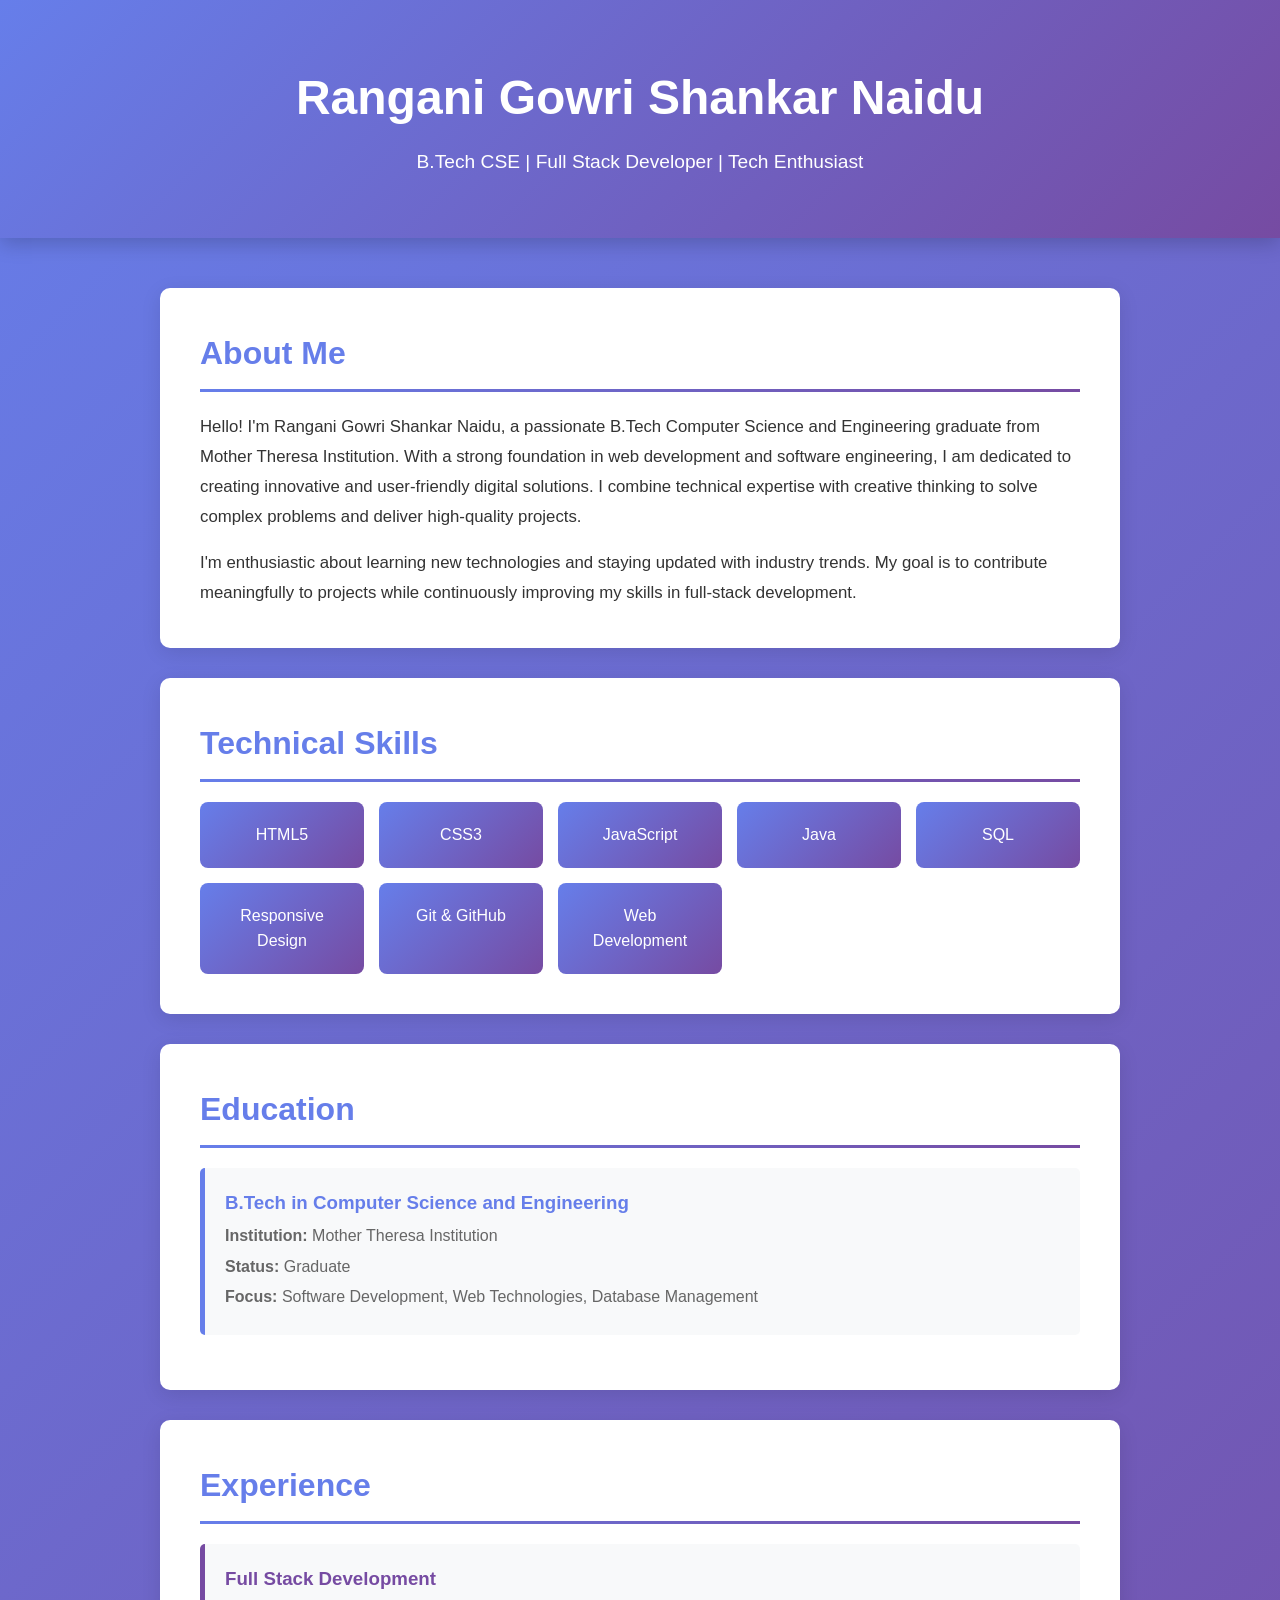
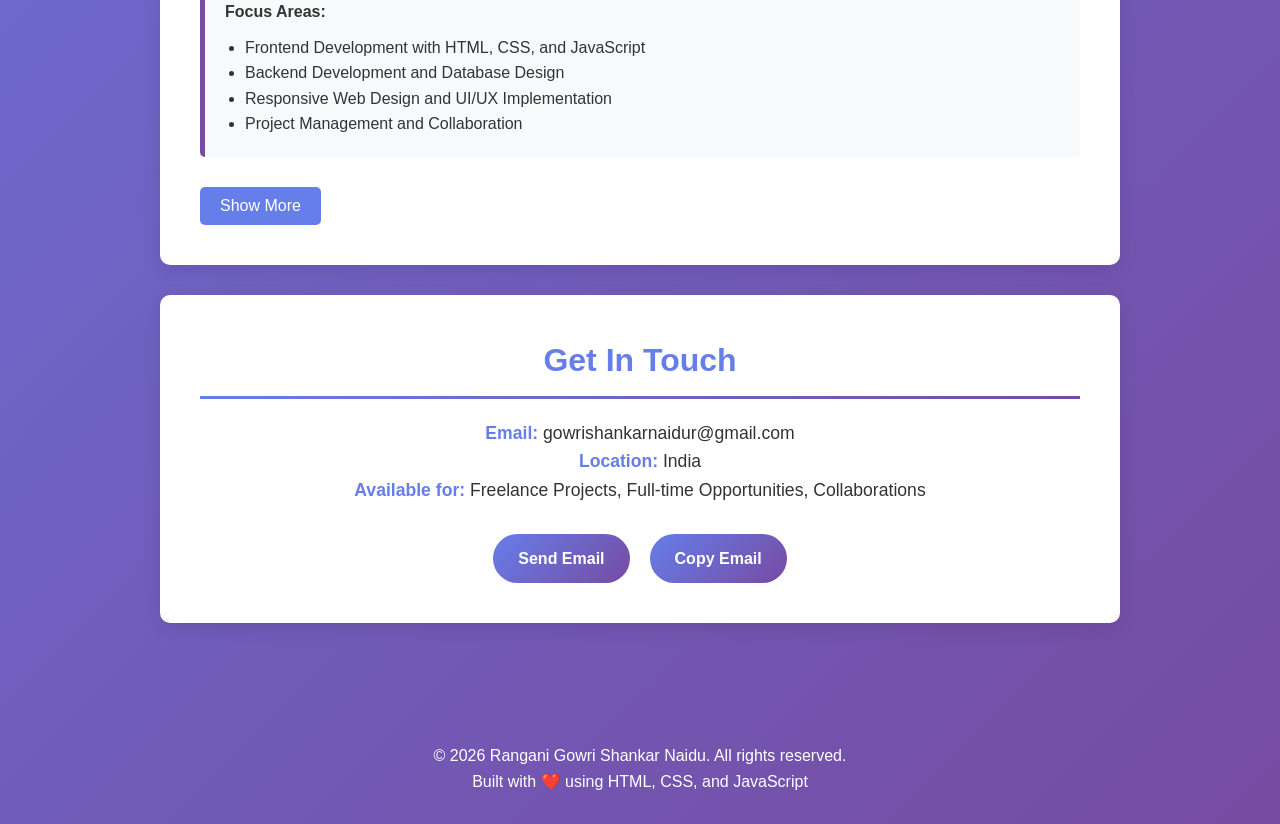
<file: index.html>
<!DOCTYPE html>
<html lang="en">
<head>
    <meta charset="UTF-8">
    <meta name="viewport" content="width=device-width, initial-scale=1.0">
    <title>Rangani Gowri Shankar Naidu - Portfolio</title>
    <style>
        * {
            margin: 0;
            padding: 0;
            box-sizing: border-box;
        }

        body {
            font-family: 'Segoe UI', Tahoma, Geneva, Verdana, sans-serif;
            line-height: 1.6;
            color: #333;
            background: linear-gradient(135deg, #667eea 0%, #764ba2 100%);
            min-height: 100vh;
        }

        header {
            background: linear-gradient(135deg, #667eea 0%, #764ba2 100%);
            color: white;
            text-align: center;
            padding: 60px 20px;
            box-shadow: 0 5px 20px rgba(0, 0, 0, 0.2);
        }

        header h1 {
            font-size: 3em;
            margin-bottom: 10px;
            animation: slideInDown 0.8s ease-out;
        }

        header p {
            font-size: 1.2em;
            opacity: 0.9;
        }

        .container {
            max-width: 1000px;
            margin: 0 auto;
            padding: 20px;
        }

        section {
            background: white;
            margin: 30px 0;
            padding: 40px;
            border-radius: 10px;
            box-shadow: 0 5px 20px rgba(0, 0, 0, 0.1);
            animation: fadeIn 0.8s ease-in;
        }

        h2 {
            color: #667eea;
            border-bottom: 3px solid #667eea;
            padding-bottom: 10px;
            margin-bottom: 20px;
            font-size: 2em;
            animation: slideInLeft 0.6s ease-out;
            position: relative;
        }

        h2::after {
            content: '';
            position: absolute;
            bottom: -3px;
            left: 0;
            height: 3px;
            background: linear-gradient(90deg, #667eea, #764ba2);
            width: 100%;
            animation: growWidth 0.8s ease-out;
        }

        @keyframes growWidth {
            from {
                width: 0;
            }
            to {
                width: 100%;
            }
        }

        .about-content {
            line-height: 1.8;
            font-size: 1.05em;
        }

        .skills-grid {
            display: grid;
            grid-template-columns: repeat(auto-fit, minmax(150px, 1fr));
            gap: 15px;
        }

        .skill-card {
            background: linear-gradient(135deg, #667eea 0%, #764ba2 100%);
            color: white;
            padding: 20px;
            border-radius: 8px;
            text-align: center;
            transition: transform 0.3s ease, box-shadow 0.3s ease;
            cursor: pointer;
            animation: rotateIn 0.6s ease-out;
            position: relative;
        }

        .skill-card:hover {
            transform: translateY(-10px) scale(1.05);
            box-shadow: 0 15px 35px rgba(102, 126, 234, 0.5);
            animation: pulse 1s ease-in-out infinite;
        }

        .skill-card:nth-child(1) { animation-delay: 0.1s; }
        .skill-card:nth-child(2) { animation-delay: 0.2s; }
        .skill-card:nth-child(3) { animation-delay: 0.3s; }
        .skill-card:nth-child(4) { animation-delay: 0.4s; }
        .skill-card:nth-child(5) { animation-delay: 0.5s; }
        .skill-card:nth-child(6) { animation-delay: 0.6s; }
        .skill-card:nth-child(7) { animation-delay: 0.7s; }
        .skill-card:nth-child(8) { animation-delay: 0.8s; }

        .education-item {
            background: #f8f9fa;
            padding: 20px;
            margin: 15px 0;
            border-left: 5px solid #667eea;
            border-radius: 5px;
            transition: transform 0.3s ease, box-shadow 0.3s ease;
            animation: slideInRight 0.6s ease-out;
        }

        .education-item:hover {
            transform: translateX(10px);
            box-shadow: 0 8px 20px rgba(102, 126, 234, 0.2);
        }

        .education-item h3 {
            color: #667eea;
            margin-bottom: 5px;
        }

        .education-item p {
            color: #666;
            margin: 5px 0;
        }

        .contact-section {
            text-align: center;
        }

        .contact-info {
            font-size: 1.1em;
            margin: 15px 0;
        }

        .contact-info strong {
            color: #667eea;
        }

        .contact-links {
            margin-top: 30px;
            display: flex;
            justify-content: center;
            gap: 20px;
            flex-wrap: wrap;
        }

        .contact-links a {
            background: linear-gradient(135deg, #667eea 0%, #764ba2 100%);
            color: white;
            padding: 12px 25px;
            border-radius: 25px;
            text-decoration: none;
            transition: transform 0.3s ease, box-shadow 0.3s ease;
            font-weight: bold;
            animation: slideInUp 0.6s ease-out;
            position: relative;
            overflow: hidden;
        }

        .contact-links a:nth-child(1) {
            animation-delay: 0.1s;
        }

        .contact-links a:nth-child(2) {
            animation-delay: 0.2s;
        }

        .contact-links a:hover {
            transform: scale(1.1) translateY(-5px);
            box-shadow: 0 10px 30px rgba(102, 126, 234, 0.5);
            animation: glow 1s ease-in-out;
        }

        footer {
            text-align: center;
            color: white;
            padding: 30px;
            margin-top: 40px;
        }

        @keyframes slideInDown {
            from {
                opacity: 0;
                transform: translateY(-30px);
            }
            to {
                opacity: 1;
                transform: translateY(0);
            }
        }

        @keyframes fadeIn {
            from {
                opacity: 0;
                transform: translateY(20px);
            }
            to {
                opacity: 1;
                transform: translateY(0);
            }
        }

        @keyframes typeWriter {
            from {
                width: 0;
            }
            to {
                width: 100%;
            }
        }

        @keyframes blink {
            0%, 49% {
                border-right: 3px solid white;
            }
            50%, 100% {
                border-right: 3px transparent;
            }
        }

        @keyframes bounce {
            0%, 100% {
                transform: translateY(0);
            }
            50% {
                transform: translateY(-10px);
            }
        }

        @keyframes slideInLeft {
            from {
                opacity: 0;
                transform: translateX(-50px);
            }
            to {
                opacity: 1;
                transform: translateX(0);
            }
        }

        @keyframes slideInRight {
            from {
                opacity: 0;
                transform: translateX(50px);
            }
            to {
                opacity: 1;
                transform: translateX(0);
            }
        }

        @keyframes pulse {
            0%, 100% {
                opacity: 1;
            }
            50% {
                opacity: 0.7;
            }
        }

        @keyframes rotateIn {
            from {
                opacity: 0;
                transform: rotate(-10deg);
            }
            to {
                opacity: 1;
                transform: rotate(0);
            }
        }

        @keyframes shake {
            0%, 100% {
                transform: translateX(0);
            }
            25% {
                transform: translateX(-5px);
            }
            75% {
                transform: translateX(5px);
            }
        }

        @keyframes glow {
            0% {
                box-shadow: 0 0 5px rgba(102, 126, 234, 0.5);
            }
            50% {
                box-shadow: 0 0 20px rgba(102, 126, 234, 0.8);
            }
            100% {
                box-shadow: 0 0 5px rgba(102, 126, 234, 0.5);
            }
        }

        @keyframes flip {
            0% {
                transform: perspective(400px) rotateY(0);
            }
            100% {
                transform: perspective(400px) rotateY(360deg);
            }
        }

        @keyframes wobble {
            0%, 100% {
                transform: translateX(0);
            }
            15% {
                transform: translateX(-5px) rotate(-3deg);
            }
            30% {
                transform: translateX(5px) rotate(3deg);
            }
            45% {
                transform: translateX(-5px) rotate(-3deg);
            }
            60% {
                transform: translateX(3px) rotate(2deg);
            }
            75% {
                transform: translateX(-2px) rotate(-1deg);
            }
        }

        header h1 {
            font-size: 3em;
            margin-bottom: 10px;
            animation: slideInDown 0.8s ease-out, glow 3s ease-in-out infinite;
        }

        header p {
            font-size: 1.2em;
            opacity: 0.9;
            animation: slideInUp 0.8s ease-out 0.2s both;
        }

        @keyframes slideInUp {
            from {
                opacity: 0;
                transform: translateY(30px);
            }
            to {
                opacity: 1;
                transform: translateY(0);
            }
        }

        .experience-item {
            background: #f8f9fa;
            padding: 20px;
            margin: 15px 0;
            border-left: 5px solid #764ba2;
            border-radius: 5px;
            animation: slideInLeft 0.6s ease-out;
        }

        .experience-item h3 {
            color: #764ba2;
            margin-bottom: 5px;
        }

        .toggle-btn {
            background: #667eea;
            color: white;
            border: none;
            padding: 10px 20px;
            border-radius: 5px;
            cursor: pointer;
            font-size: 1em;
            margin-top: 15px;
            transition: background 0.3s ease, transform 0.3s ease;
            animation: slideInUp 0.6s ease-out;
        }

        .toggle-btn:hover {
            background: #764ba2;
            transform: translateY(-3px);
            box-shadow: 0 5px 15px rgba(102, 126, 234, 0.4);
        }

        .toggle-btn:active {
            animation: bounce 0.6s ease-out;
        }

        .hidden {
            display: none;
        }
    </style>
</head>
<body>
    <header>
        <h1>Rangani Gowri Shankar Naidu</h1>
        <p>B.Tech CSE | Full Stack Developer | Tech Enthusiast</p>
    </header>

    <div class="container">
        <!-- About Section -->
        <section>
            <h2>About Me</h2>
            <div class="about-content">
                <p>
                    Hello! I'm Rangani Gowri Shankar Naidu, a passionate B.Tech Computer Science and Engineering graduate 
                    from Mother Theresa Institution. With a strong foundation in web development and software engineering, 
                    I am dedicated to creating innovative and user-friendly digital solutions. I combine technical expertise 
                    with creative thinking to solve complex problems and deliver high-quality projects.
                </p>
                <p style="margin-top: 15px;">
                    I'm enthusiastic about learning new technologies and staying updated with industry trends. 
                    My goal is to contribute meaningfully to projects while continuously improving my skills in full-stack development.
                </p>
            </div>
        </section>

        <!-- Skills Section -->
        <section>
            <h2>Technical Skills</h2>
            <div class="skills-grid">
                <div class="skill-card">HTML5</div>
                <div class="skill-card">CSS3</div>
                <div class="skill-card">JavaScript</div>
                <div class="skill-card">Java</div>
                <div class="skill-card">SQL</div>
                <div class="skill-card">Responsive Design</div>
                <div class="skill-card">Git & GitHub</div>
                <div class="skill-card">Web Development</div>
            </div>
        </section>

        <!-- Education Section -->
        <section>
            <h2>Education</h2>
            <div class="education-item">
                <h3>B.Tech in Computer Science and Engineering</h3>
                <p><strong>Institution:</strong> Mother Theresa Institution</p>
                <p><strong>Status:</strong> Graduate</p>
                <p><strong>Focus:</strong> Software Development, Web Technologies, Database Management</p>
            </div>
        </section>

        <!-- Experience Section -->
        <section>
            <h2>Experience</h2>
            <div class="experience-item">
                <h3>Full Stack Development</h3>
                <p><strong>Focus Areas:</strong></p>
                <ul style="margin-left: 20px; margin-top: 10px;">
                    <li>Frontend Development with HTML, CSS, and JavaScript</li>
                    <li>Backend Development and Database Design</li>
                    <li>Responsive Web Design and UI/UX Implementation</li>
                    <li>Project Management and Collaboration</li>
                </ul>
            </div>
            <button class="toggle-btn" onclick="toggleExperience()">Show More</button>
            <div id="moreExperience" class="hidden">
                <div class="experience-item">
                    <h3>Projects Completed</h3>
                    <p>Developed multiple projects including portfolio websites, resume builders, and interactive web applications using modern web technologies.</p>
                </div>
            </div>
        </section>

        <!-- Contact Section -->
        <section class="contact-section">
            <h2>Get In Touch</h2>
            <div class="contact-info">
                <p><strong>Email:</strong> gowrishankarnaidur@gmail.com</p>
                <p><strong>Location:</strong> India</p>
                <p><strong>Available for:</strong> Freelance Projects, Full-time Opportunities, Collaborations</p>
            </div>
            <div class="contact-links">
                <a href="mailto:gowrishankarnaidur@gmail.com">Send Email</a>
                <a href="#" onclick="copyEmail()">Copy Email</a>
            </div>
        </section>
    </div>

    <footer>
        <p>&copy; 2026 Rangani Gowri Shankar Naidu. All rights reserved.</p>
        <p>Built with ❤️ using HTML, CSS, and JavaScript</p>
    </footer>

    <script>
        // Animate on scroll
        const animateOnScroll = () => {
            const elements = document.querySelectorAll('section');
            elements.forEach(el => {
                const rect = el.getBoundingClientRect();
                if (rect.top < window.innerHeight && rect.bottom > 0) {
                    el.style.opacity = '1';
                    el.style.animation = 'fadeIn 0.8s ease-out forwards';
                }
            });
        };

        window.addEventListener('scroll', animateOnScroll);

        // Toggle Experience Section
        function toggleExperience() {
            const moreExp = document.getElementById('moreExperience');
            const btn = event.target;
            
            if (moreExp.classList.contains('hidden')) {
                moreExp.classList.remove('hidden');
                moreExp.style.animation = 'slideInLeft 0.5s ease-out';
                btn.textContent = 'Show Less';
                btn.style.animation = 'wobble 0.5s ease-out';
            } else {
                moreExp.classList.add('hidden');
                btn.textContent = 'Show More';
            }
        }

        // Copy Email Function with animation
        function copyEmail() {
            const email = 'gowrishankarnaidur@gmail.com';
            navigator.clipboard.writeText(email).then(() => {
                const btn = event.target;
                btn.style.animation = 'pulse 0.5s ease-out';
                btn.textContent = '✓ Copied!';
                setTimeout(() => {
                    btn.textContent = 'Copy Email';
                    btn.style.animation = 'none';
                }, 2000);
            }).catch(err => {
                console.error('Failed to copy: ', err);
            });
        }

        // Smooth Scroll
        document.querySelectorAll('a[href^="#"]').forEach(anchor => {
            anchor.addEventListener('click', function (e) {
                e.preventDefault();
                const target = document.querySelector(this.getAttribute('href'));
                if (target) {
                    target.scrollIntoView({ behavior: 'smooth' });
                }
            });
        });

        // Parallax effect
        window.addEventListener('scroll', () => {
            const scrolled = window.pageYOffset;
            const header = document.querySelector('header');
            header.style.backgroundPosition = `0 ${scrolled * 0.5}px`;
        });

        // Add scroll animation
        const observerOptions = {
            threshold: 0.1,
            rootMargin: '0px 0px -50px 0px'
        };

        const observer = new IntersectionObserver(function(entries) {
            entries.forEach(entry => {
                if (entry.isIntersecting) {
                    entry.target.style.opacity = '1';
                    entry.target.style.transform = 'translateY(0)';
                }
            });
        }, observerOptions);

        document.querySelectorAll('section').forEach((section, index) => {
            section.style.opacity = '0';
            section.style.transform = 'translateY(20px)';
            section.style.transition = `opacity 0.6s ease ${index * 0.1}s, transform 0.6s ease ${index * 0.1}s`;
            observer.observe(section);
        });

        // Skill card click animation
        document.querySelectorAll('.skill-card').forEach(card => {
            card.addEventListener('click', function() {
                this.style.animation = 'none';
                setTimeout(() => {
                    this.style.animation = 'flip 0.6s ease-out';
                }, 10);
            });
        });

        // Add hover sound effect (optional - you can uncomment if needed)
        document.querySelectorAll('.skill-card, .contact-links a').forEach(element => {
            element.addEventListener('mouseenter', function() {
                this.style.animation = 'wobble 0.4s ease-out';
            });
        });

        // Initialize animations on page load
        window.addEventListener('load', () => {
            document.querySelectorAll('section').forEach((section, index) => {
                setTimeout(() => {
                    section.style.opacity = '1';
                }, index * 100);
            });
        });
    </script>
</body>
</html>
</file>
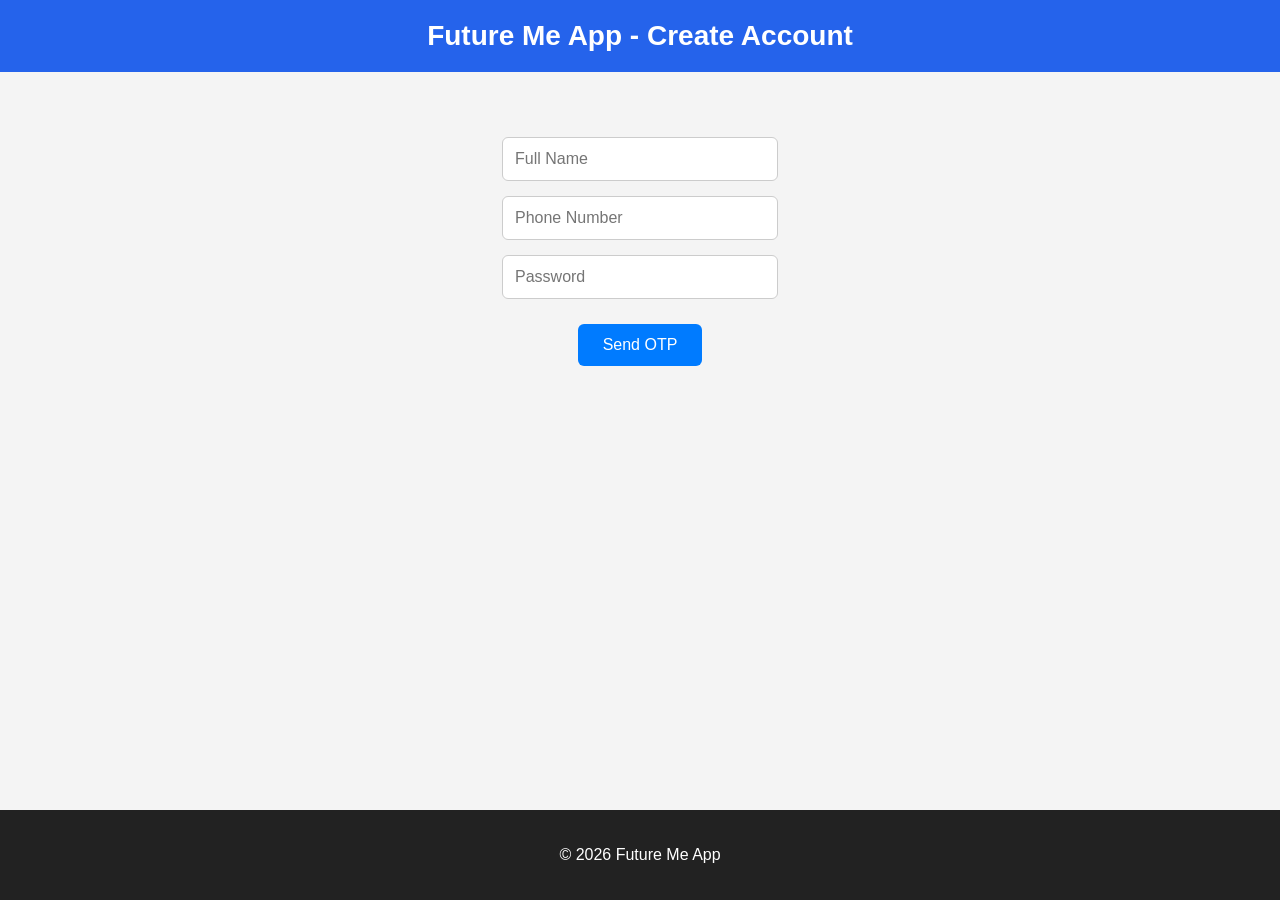
<file: web.html>
<!DOCTYPE html>
<html lang="en">
<head>
  <meta charset="UTF-8">
  <meta name="viewport" content="width=device-width, initial-scale=1.0">
  <title>Future Me App - Signup</title>
  <style>
    body {
      font-family: Arial, sans-serif;
      text-align: center;
      background-color: #f4f4f4;
      margin: 0;
      padding: 0;
    }

    header {
      background-color: #2563eb;
      color: white;
      padding: 20px 0;
    }

    header h1 {
      font-size: 28px;
      margin: 0;
    }

    main {
      padding: 50px 20px;
    }

    input {
      display: block;
      margin: 15px auto;
      padding: 12px;
      font-size: 16px;
      width: 250px;
      border-radius: 6px;
      border: 1px solid #ccc;
    }

    button {
      background-color: #007bff;
      color: white;
      border: none;
      padding: 12px 25px;
      font-size: 16px;
      margin: 10px;
      border-radius: 6px;
      cursor: pointer;
    }

    button:hover {
      background-color: #0056b3;
    }

    #timer {
      font-size: 14px;
      color: #555;
      margin-top: 10px;
    }

    footer {
      background-color: #222;
      color: white;
      padding: 20px 0;
      position: fixed;
      width: 100%;
      bottom: 0;
    }
  </style>
</head>
<body>

  <header>
    <h1>Future Me App - Create Account</h1>
  </header>

  <main>
    <form id="signupForm">
      <input type="text" placeholder="Full Name" required>
      <input type="tel" placeholder="Phone Number" required>
      <input type="password" placeholder="Password" required>
      <button type="button" id="sendOTP">Send OTP</button>
    </form>

    <div id="otpSection" style="display:none;">
      <input type="number" placeholder="Enter OTP" id="otpInput" maxlength="6">
      <button id="verifyOTP">Verify OTP</button>
      <p id="timer">Resend OTP in 60s</p>
      <button id="resendBtn" disabled>Resend OTP</button>
    </div>
  </main>

  <footer>
    <p>© 2026 Future Me App</p>
  </footer>

  <script>
    let timeLeft = 60;
    let timerDisplay = document.getElementById("timer");
    let resendBtn = document.getElementById("resendBtn");
    let otpSection = document.getElementById("otpSection");
    let sendOTP = document.getElementById("sendOTP");

    function startTimer() {
      resendBtn.disabled = true;
      timerDisplay.innerText = `Resend OTP in ${timeLeft}s`;
      let countdown = setInterval(() => {
        timeLeft--;
        timerDisplay.innerText = `Resend OTP in ${timeLeft}s`;
        if(timeLeft <= 0) {
          clearInterval(countdown);
          timerDisplay.innerText = "";
          resendBtn.disabled = false;
          timeLeft = 60;
        }
      }, 1000);
    }

    sendOTP.onclick = () => {
      alert("OTP sent!"); // Replace with real OTP logic later
      otpSection.style.display = "block";
      startTimer();
    }

    resendBtn.onclick = () => {
      alert("OTP resent!"); // Replace with real OTP logic later
      startTimer();
    }

    document.getElementById("verifyOTP").onclick = () => {
      let otp = document.getElementById("otpInput").value;
      if(otp === "123456") { // Replace with backend verification
        alert("OTP verified! Account created.");
      } else {
        alert("Incorrect OTP.");
      }
    }
  </script>

</body>
</html>
</file>
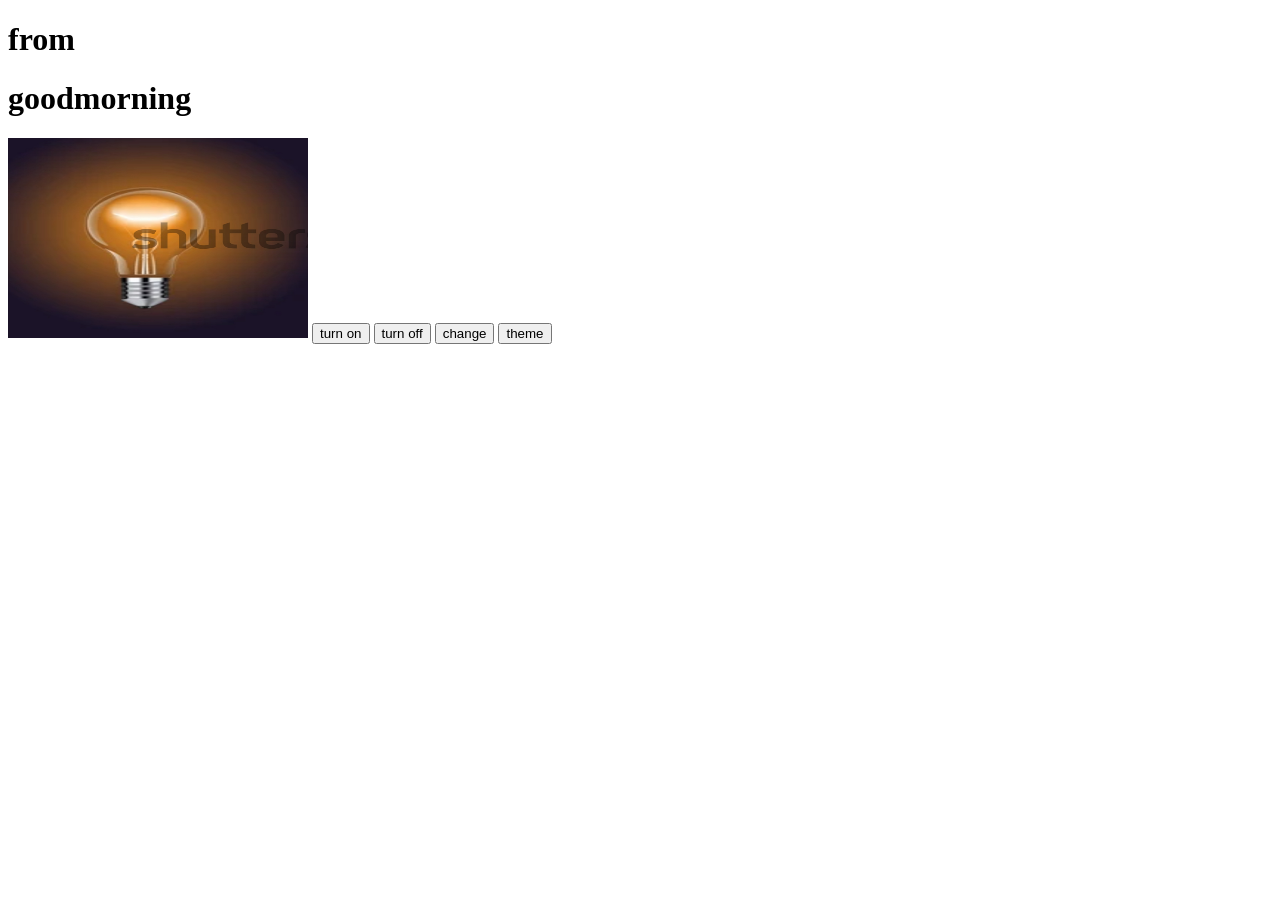
<file: 5day/input.html>
<!DOCTYPE html>
<html lang="en">
<head>
    <meta charset="UTF-8">
    <meta name="viewport" content="width=device-width, initial-scale=1.0">
    <title>Document</title>
    <script src="input.js"></script>
</head>
<body id="cap">
    <h1 id="data">from</h1>
    <div>
        <form action="add">
            </form>
            <h1 id="greet">goodmorning</h1>
            <img id = "on" src ="img2.jpeg" width="300" height="200">
            <button onclick="turn_on()">turn on</button>
            <button onclick="turn_off()">turn off</button>
           <button onclick="greet_afternoon()">change</button>
           <button onclick="change_color()">theme</button>
    
        </form>
    </div>
</body>
</html>
</file>
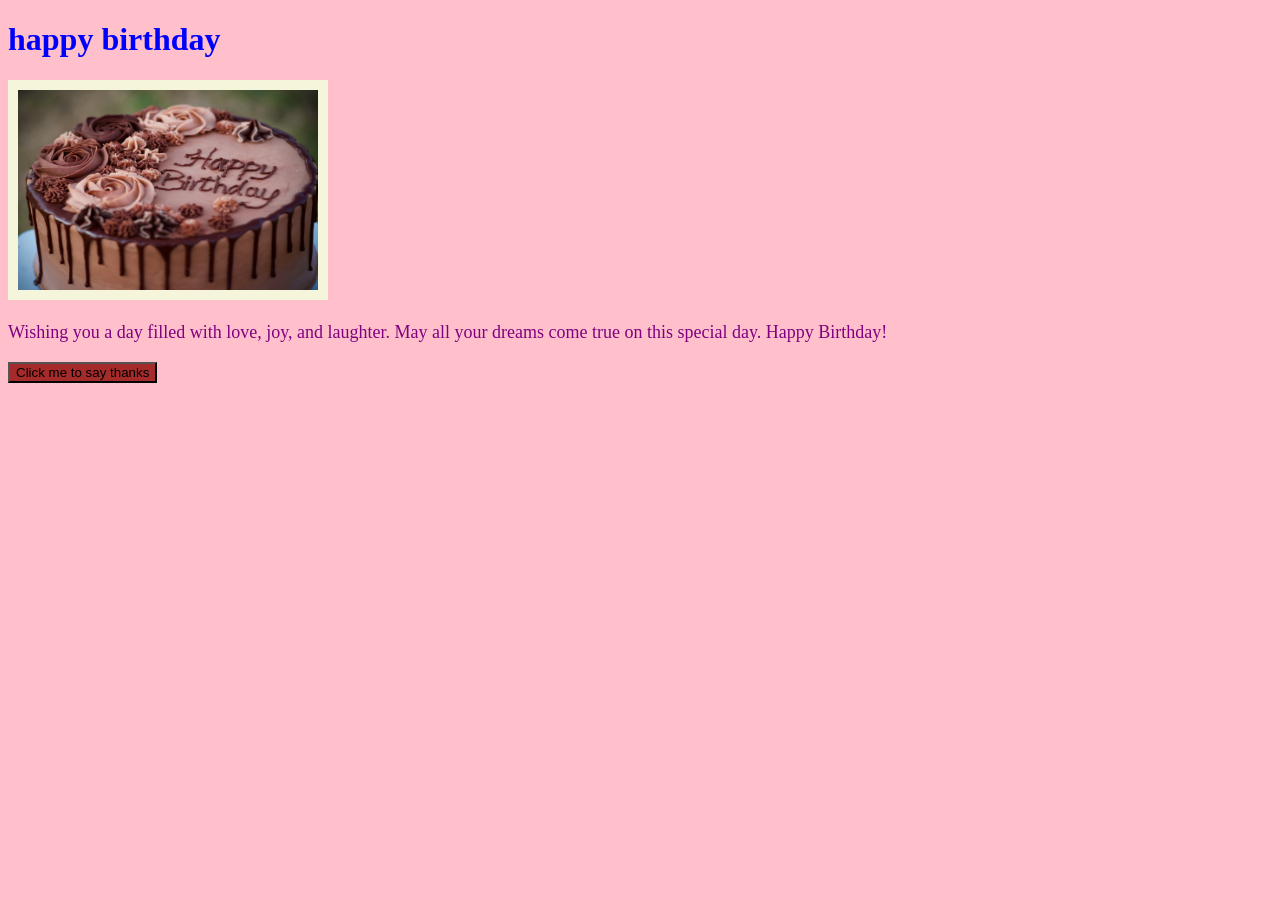
<file: 5day/task1.html>
<!DOCTYPE html>
<html lang="en">
<head>
    <meta charset="UTF-8">
    <meta name="viewport" content="width=>, initial-scale=1.0">
    <title>Document</title>
    <link rel="stylesheet" href="task1.css">
</head>
<body >
    <div>
        <h1> happy birthday</h1>
        <img src="img.jpg" alt="Birthday Cake" width="300" height="200">
    </div>
    <p>
        Wishing you a day filled with love, joy, and laughter. May all your dreams come true on this special day. Happy Birthday!
    </p>
    <p class="button">
        <button onclick="alert('Thank you!')">Click me to say thanks</button>
    </p>
</body>


    
</body>
</html>
</file>
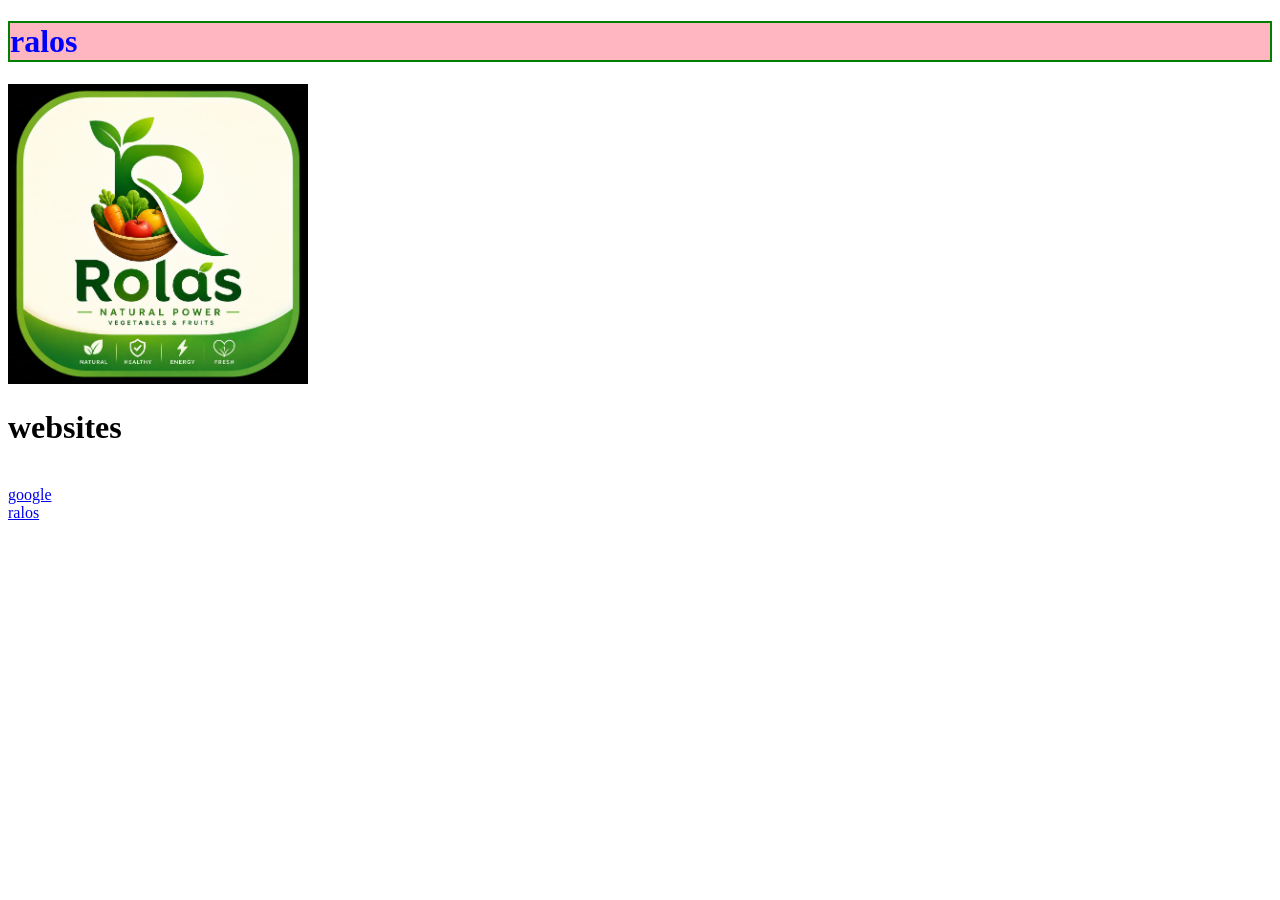
<file: 6day/practice1.html>
<!DOCTYPE html>
<html lang="en">
<head>
    <meta charset="UTF-8">
    <meta name="viewport" content="width=device-width, initial-scale=1.0">
    <title>practice1</title>
    <link rel="stylesheet" href="practice1.css">
</head>
<body>
<h1 class="ralos">ralos</h1>
        <img src="image2.jpeg"alt="picture" width="300" height=""300">
        <h1>websites</h1>
<br>  <a href="https://google.com" target="_blank">google</a></br>
<a href="https://ralos.in" target="blank">ralos</a>
    
    
</body>
</html>
</file>
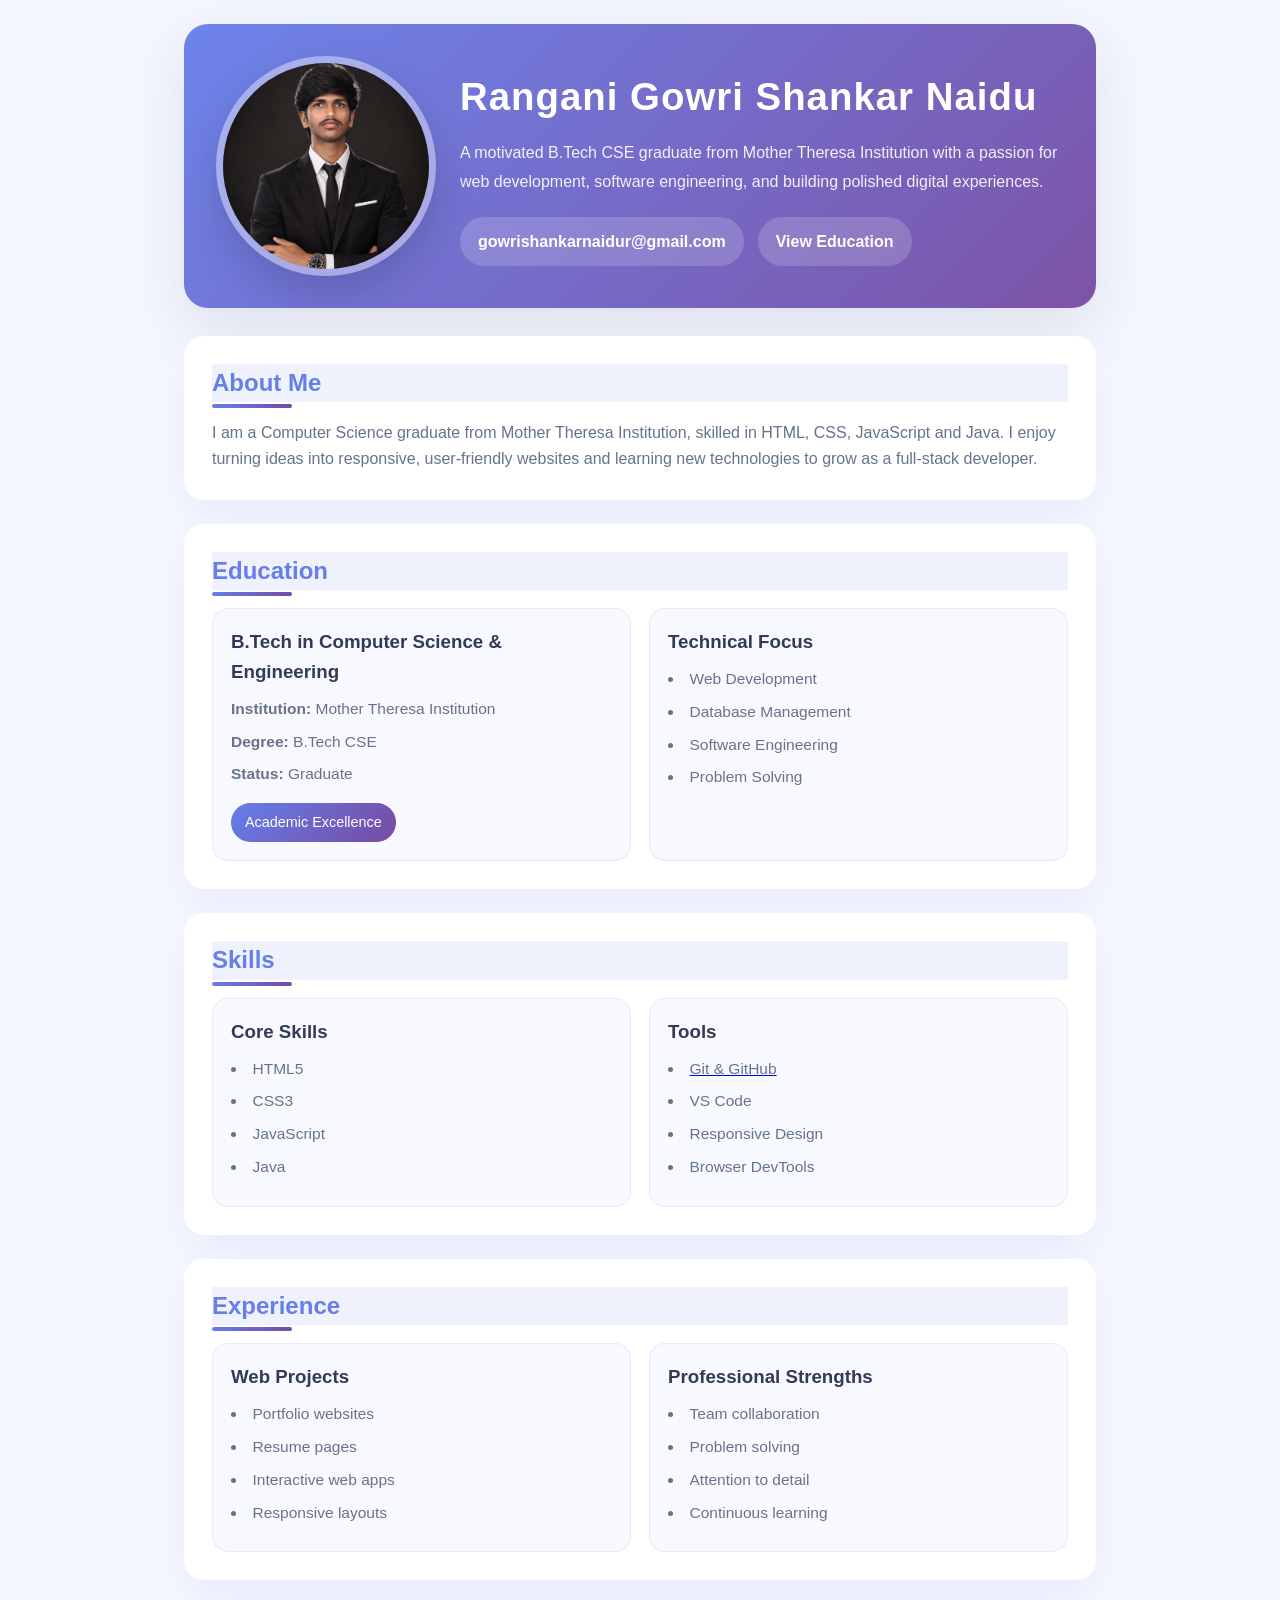
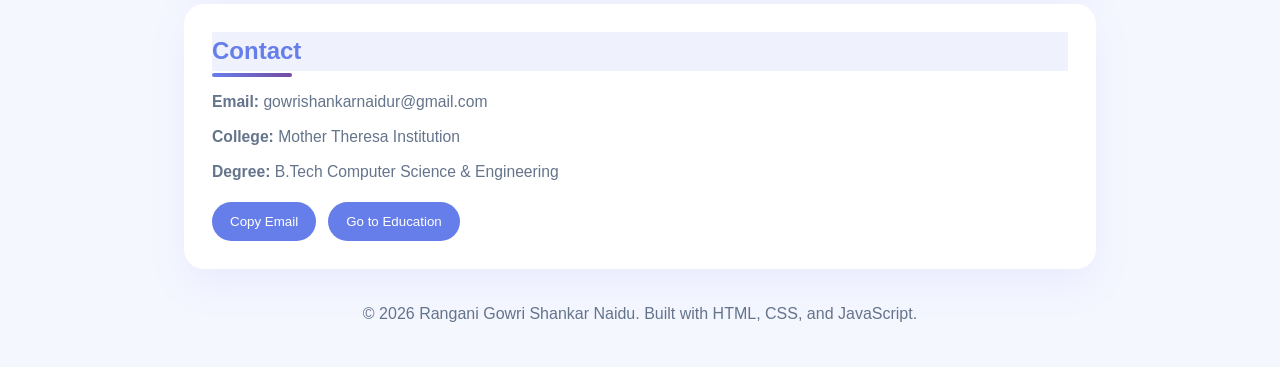
<file: task1/resume.html>
<!DOCTYPE html>
<html lang="en">
<head>
    <meta charset="UTF-8">
    <meta name="viewport" content="width=device-width, initial-scale=1.0">
    <title>Rangani Gowri Shankar Naidu - Resume</title>
    <style>
        :root {
            --primary: #667eea;
            --secondary: #764ba2;
            --bg: #f5f7ff;
            --card: #ffffff;
            --text: #2f3b57;
            --muted: #64748b;
        }

        * {
            margin: 0;
            padding: 0;
            box-sizing: border-box;
        }

        body {
            font-family: 'Segoe UI', Tahoma, Geneva, Verdana, sans-serif;
            background: var(--bg);
            color: var(--text);
            line-height: 1.6;
        }

        .page {
            max-width: 960px;
            margin: 0 auto;
            padding: 24px;
        }

        header {
            background: linear-gradient(135deg, rgba(102, 126, 234, 0.95) 0%, rgba(118, 75, 162, 0.95) 100%);
            color: white;
            border-radius: 24px;
            padding: 32px;
            box-shadow: 0 20px 60px rgba(50, 50, 93, 0.12);
            overflow: hidden;
        }

        .hero {
            display: grid;
            grid-template-columns: 220px 1fr;
            gap: 24px;
            align-items: center;
        }

        .profile-card {
            width: 220px;
            height: 220px;
            border-radius: 50%;
            overflow: hidden;
            border: 7px solid rgba(255, 255, 255, 0.3);
            background: rgba(255, 255, 255, 0.12);
            display: flex;
            align-items: center;
            justify-content: center;
            box-shadow: 0 18px 40px rgba(0, 0, 0, 0.15);
            position: relative;
            animation: float 4s ease-in-out infinite;
        }

        .profile-photo {
            width: 100%;
            height: 100%;
            object-fit: cover;
            display: block;
        }

        .photo-fallback {
            display: none;
            width: 100%;
            height: 100%;
            align-items: center;
            justify-content: center;
            background: linear-gradient(135deg, rgba(255,255,255,0.18), rgba(255,255,255,0.06));
            color: white;
            font-size: 2.4rem;
            letter-spacing: 6px;
            font-weight: 700;
            text-transform: uppercase;
        }

        .hero-text h1 {
            font-size: clamp(2.2rem, 3vw, 3rem);
            margin-bottom: 12px;
            letter-spacing: 1px;
            animation: slideInDown 0.8s ease-out;
        }

        .hero-text p {
            max-width: 760px;
            color: rgba(255,255,255,0.9);
            margin-bottom: 20px;
            font-size: 1rem;
            line-height: 1.8;
        }

        .hero-links {
            display: flex;
            gap: 14px;
            flex-wrap: wrap;
        }

        .hero-links a {
            display: inline-block;
            background: rgba(255,255,255,0.17);
            color: white;
            padding: 12px 18px;
            border-radius: 999px;
            text-decoration: none;
            font-weight: 600;
            transition: transform 0.25s ease, background 0.25s ease;
        }

        .hero-links a:hover {
            transform: translateY(-3px);
            background: rgba(255,255,255,0.28);
        }

        main {
            margin-top: 28px;
        }

        .section {
            background: var(--card);
            border-radius: 20px;
            padding: 28px;
            box-shadow: 0 16px 40px rgba(99, 102, 241, 0.08);
            margin-top: 24px;
            animation: fadeIn 0.8s ease-out;
        }

        .section h2 {
            color: var(--primary);
            margin-bottom: 18px;
            position: relative;
            background-color: rgba(102, 126, 234, 0.1);
        }

        .section h2::after {
            content: '';
            position: absolute;
            bottom: -6px;
            left: 0;
            width: 80px;
            height: 4px;
            background: linear-gradient(90deg, var(--primary), var(--secondary));
            border-radius: 999px;
        }

        .summary {
            color: var(--muted);
            margin-top: 12px;
        }

        .info-grid {
            display: grid;
            grid-template-columns: repeat(auto-fit, minmax(220px, 1fr));
            gap: 18px;
        }

        .info-card {
            background: #f8f9ff;
            padding: 18px;
            border-radius: 16px;
            border: 1px solid rgba(102, 126, 234, 0.12);
        }

        .info-card h3 {
            margin-bottom: 10px;
            color: var(--text);
        }

        .info-card p,
        .info-card li {
            color: var(--muted);
            font-size: 0.97rem;
            margin-bottom: 8px;
        }

        .info-card li {
            list-style: inside disc;
        }

        .contact-info {
            display: flex;
            flex-direction: column;
            gap: 10px;
        }

        .contact-info span {
            display: block;
            color: var(--muted);
            font-size: 0.98rem;
        }

        .badge {
            display: inline-block;
            background: linear-gradient(135deg, var(--primary), var(--secondary));
            color: rgb(255, 255, 255);
            padding: 8px 14px;
            border-radius: 999px;
            font-size: 0.9rem;
            margin-top: 8px;
        }

        .button-row {
            margin-top: 18px;
            display: flex;
            flex-wrap: wrap;
            gap: 12px;
        }

        .button-row button {
            border: none;
            background: var(--primary);
            color: white;
            padding: 12px 18px;
            border-radius: 999px;
            cursor: pointer;
            transition: transform 0.25s ease, background 0.25s ease;
        }

        .button-row button:hover {
            transform: translateY(-2px);
            background: var(--secondary);
        }

        footer {
            text-align: center;
            margin: 32px 0 16px;
            color: var(--muted);
        }

        @keyframes float {
            0%, 100% { transform: translateY(0); }
            50% { transform: translateY(-10px); }
        }

        @keyframes slideInDown {
            from { opacity: 0; transform: translateY(-25px); }
            to { opacity: 1; transform: translateY(0); }
        }

        @keyframes fadeIn {
            from { opacity: 0; transform: translateY(20px); }
            to { opacity: 1; transform: translateY(0); }
        }

        @media (max-width: 760px) {
            .hero { grid-template-columns: 1fr; text-align: center; }
            .hero-text { display: grid; gap: 18px; }
            .profile-card { margin: 0 auto; }
            .button-row { justify-content: center; }
        }
    </style>
</head>
<body>
    <div class="page">
        <header>
            <div class="hero">
                <div class="profile-card">
                    <img src="WhatsApp Image 2026-06-11 at 8.36.24 AM.jpeg" alt="Profile photo of Rangani Gowri Shankar Naidu" class="profile-photo" onerror="showFallback()">
                    <div id="profileFallback" class="photo-fallback">RGSN</div>
                </div>
                <div class="hero-text">
                    <h1>Rangani Gowri Shankar Naidu</h1>
                    <p>A motivated B.Tech CSE graduate from Mother Theresa Institution with a passion for web development, software engineering, and building polished digital experiences.</p>
                    <div class="hero-links">
                        <a href="mailto:gowrishankarnaidur@gmail.com">gowrishankarnaidur@gmail.com</a>
                        <a href="#education">View Education</a>
                    </div>
                </div>
            </div>
        </header>

        <main>
            <section class="section" id="about">
                <h2>About Me</h2>
                <p class="summary">I am a Computer Science graduate from Mother Theresa Institution, skilled in HTML, CSS, JavaScript and Java. I enjoy turning ideas into responsive, user-friendly websites and learning new technologies to grow as a full-stack developer.</p>
            </section>

            <section class="section" id="education">
                <h2>Education</h2>
                <div class="info-grid">
                    <div class="info-card">
                        <h3>B.Tech in Computer Science & Engineering</h3>
                        <p><strong>Institution:</strong> Mother Theresa Institution</p>
                        <p><strong>Degree:</strong> B.Tech CSE</p>
                        <p><strong>Status:</strong> Graduate</p>
                        <span class="badge">Academic Excellence</span>
                    </div>
                    <div class="info-card">
                        <h3>Technical Focus</h3>
                        <ul>
                            <li>Web Development</li>
                            <li>Database Management</li>
                            <li>Software Engineering</li>
                            <li>Problem Solving</li>
                        </ul>
                    </div>
                </div>
            </section>

            <section class="section" id="skills">
                <h2>Skills</h2>
                <div class="info-grid">
                    <div class="info-card">
                        <h3>Core Skills</h3>
                        <ul>
                            <li>HTML5</li>
                            <li>CSS3</li>
                            <li>JavaScript</li>
                            <li>Java</li>
                        </ul>
                    </div>
                    <div class="info-card">
                        <h3>Tools</h3>
                        <ul>
                            <a href="https://git-scm.com/" target="_blank" rel="noopener noreferrer"><li>Git & GitHub</li></a>
                            <li>VS Code</li>
                            <li>Responsive Design</li>
                            <li>Browser DevTools</li>
                        </ul>
                    </div>
                </div>
            </section>

            <section class="section" id="experience">
                <h2>Experience</h2>
                <div class="info-grid">
                    <div class="info-card">
                        <h3>Web Projects</h3>
                        <ul>
                            <li>Portfolio websites</li>
                            <li>Resume pages</li>
                            <li>Interactive web apps</li>
                            <li>Responsive layouts</li>
                        </ul>
                    </div>
                    <div class="info-card">
                        <h3>Professional Strengths</h3>
                        <ul>
                            <li>Team collaboration</li>
                            <li>Problem solving</li>
                            <li>Attention to detail</li>
                            <li>Continuous learning</li>
                        </ul>
                    </div>
                </div>
            </section>

            <section class="section" id="contact">
                <h2>Contact</h2>
                <div class="contact-info">
                    <span><strong>Email:</strong> gowrishankarnaidur@gmail.com</span>
                    <span><strong>College:</strong> Mother Theresa Institution</span>
                    <span><strong>Degree:</strong> B.Tech Computer Science & Engineering</span>
                </div>
                <div class="button-row">
                    <button onclick="copyEmail()">Copy Email</button>
                    <button onclick="scrollToSection('education')">Go to Education</button>
                </div>
            </section>
        </main>

        <footer>
            <p>&copy; 2026 Rangani Gowri Shankar Naidu. Built with HTML, CSS, and JavaScript.</p>
        </footer>
    </div>

    <script>
        function showFallback() {
            const img = document.querySelector('.profile-photo');
            const fallback = document.getElementById('profileFallback');
            img.style.display = 'none';
            fallback.style.display = 'flex';
        }


        function copyEmail() {
            const email = 'gowrishankarnaidur@gmail.com';
            navigator.clipboard.writeText(email).then(() => {
                alert('Email copied: ' + email);
            }).catch(() => {
                alert('Unable to copy email.');
            });
        }

        function scrollToSection(id) {
            const element = document.getElementById(id);
            if (element) {
                element.scrollIntoView({ behavior: 'smooth' });
            }
        }
    </script>
</body>
</html>
</file>
<file: 5day/task1.css>
img {
    background-color:beige;
    flex: 1;
    padding: 10px;
}
h1 {
    COLOR:blue;
}
body{
    background-color:pink;
}
p {
    font-size: 18px;
    color: purple;
}
button{
    background-color:brown
}
</file>
<file: 6day/practice1.css>
.ralos{
    color:blue;
    border:solid 2px;
    border-color:green;
    background-color:lightpink;
}
.img{
    background-color:beige
    border:solid;
    border-color:green;


    
}
</file>
